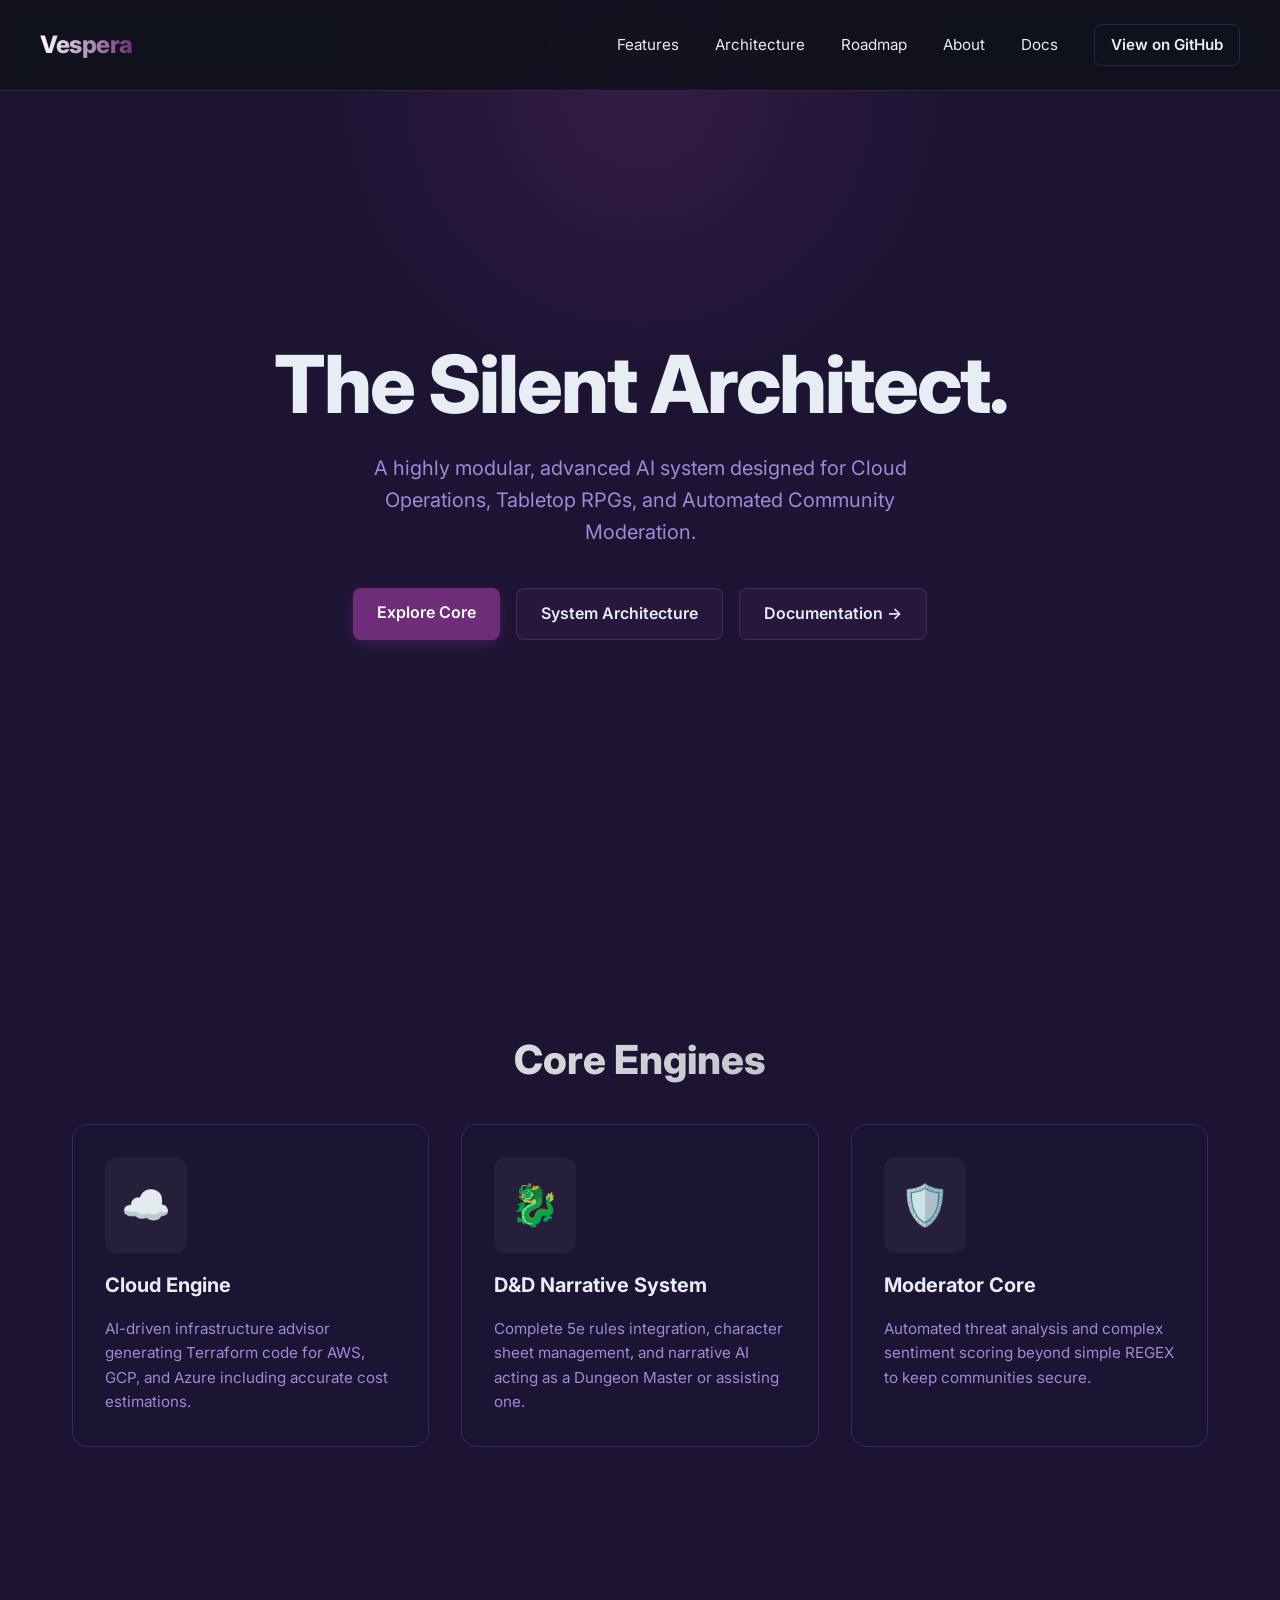
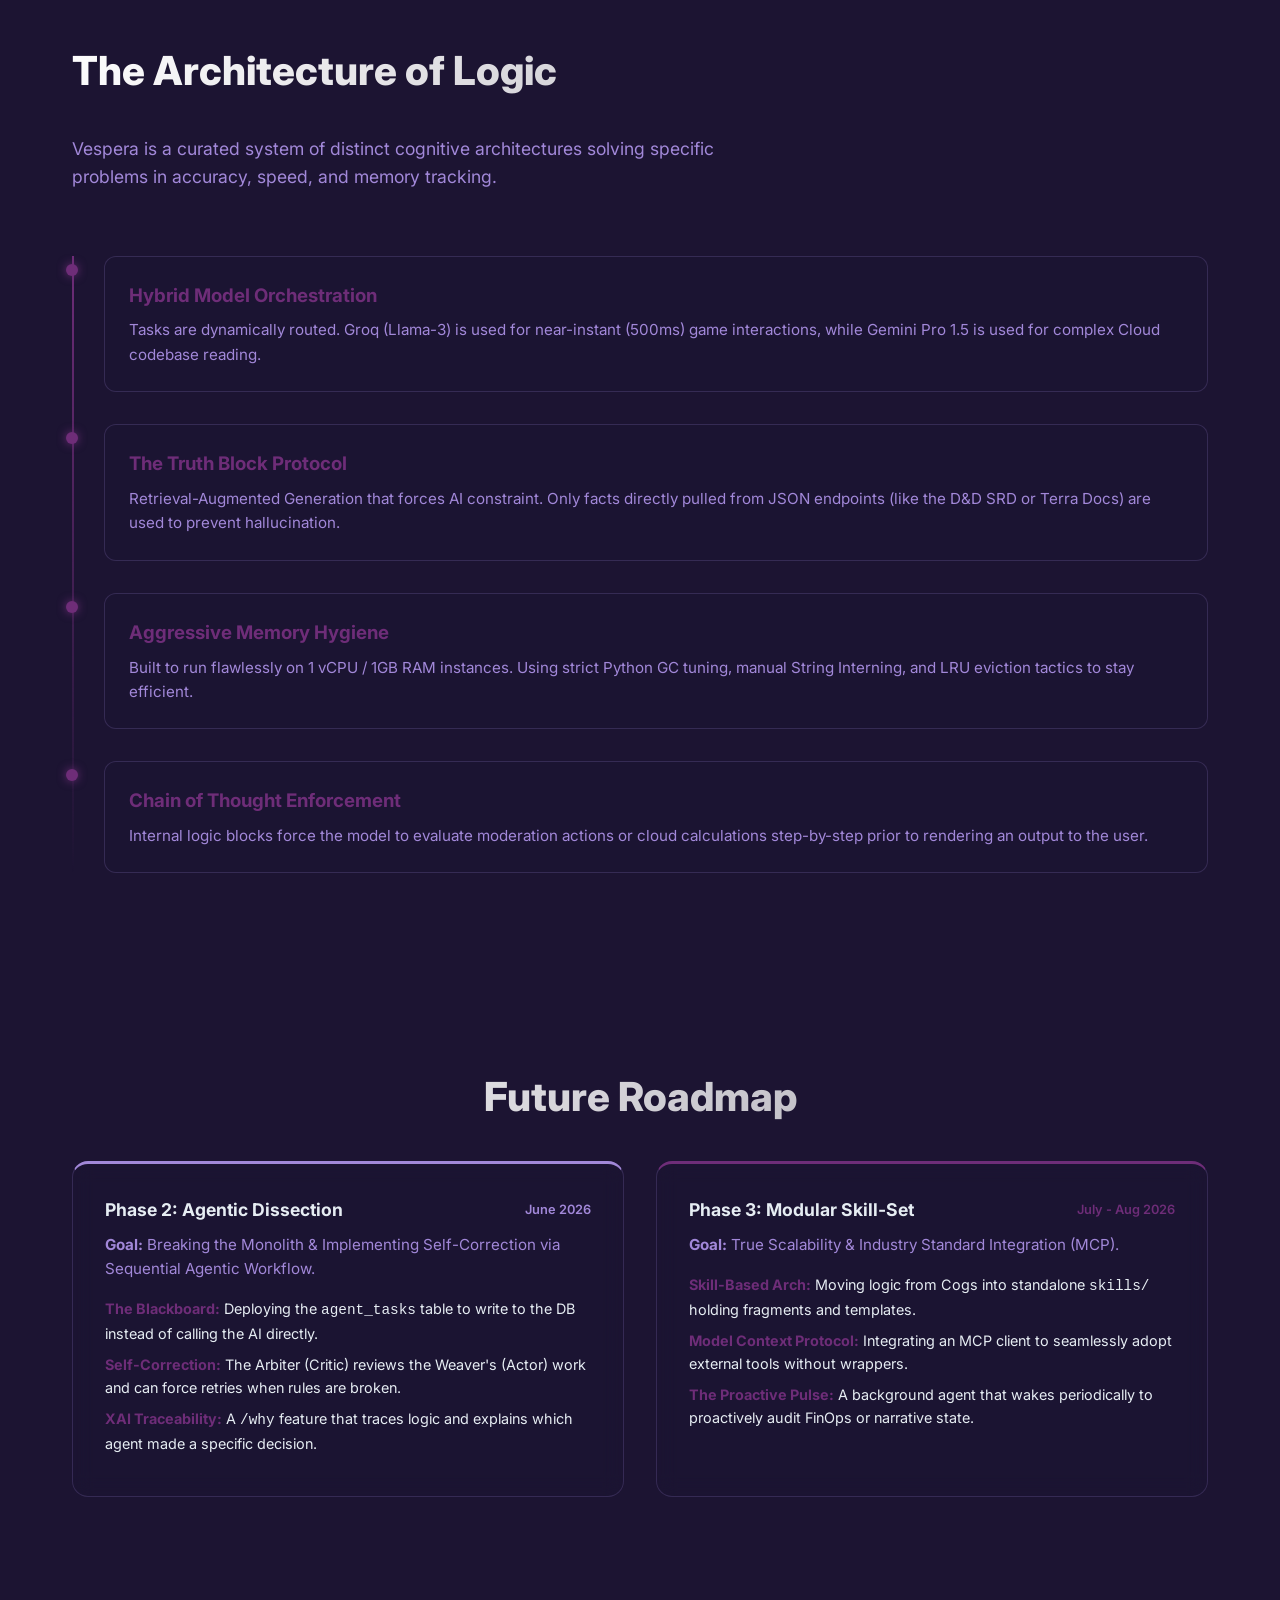
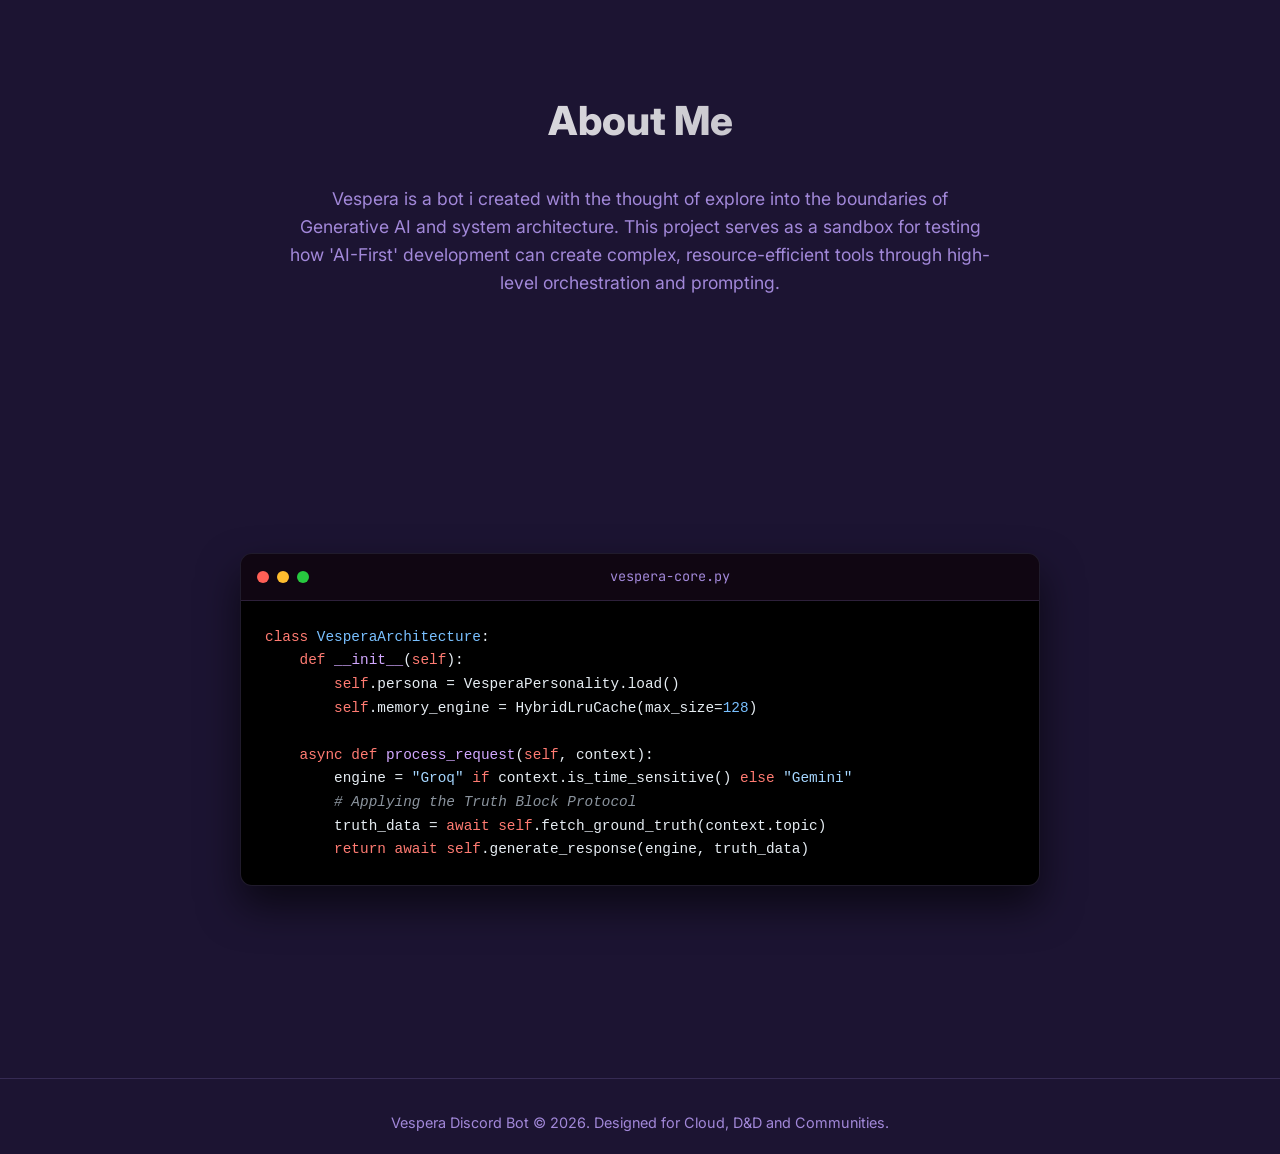
<file: website/index.html>
<!DOCTYPE html>
<html lang="en">

<head>
    <meta charset="UTF-8">
    <meta name="viewport" content="width=device-width, initial-scale=1.0">
    <title>Vespera - The Silent Architect</title>
    <link rel="preconnect" href="https://fonts.googleapis.com">
    <link rel="preconnect" href="https://fonts.gstatic.com" crossorigin>
    <link
        href="https://fonts.googleapis.com/css2?family=Inter:wght@300;400;600;800&family=JetBrains+Mono:wght@400;700&display=swap"
        rel="stylesheet">
    <link rel="stylesheet" href="styles.css">
</head>

<body>
    <div class="glow-bg"></div>

    <nav>
        <div class="nav-content">
            <div class="logo">Vespera</div>
            <div class="links">
                <a href="#features">Features</a>
                <a href="#architecture">Architecture</a>
                <a href="#roadmap">Roadmap</a>
                <a href="#about">About</a>
                <a href="docs/" target="_blank">Docs</a>
                <a href="https://github.com/Kazeyi/Vespera-Discord-Bot" target="_blank" class="btn btn-outline">View on
                    GitHub</a>
            </div>
        </div>
    </nav>

    <header class="hero">
        <div class="hero-content">
            <!-- TODO: Add your custom Vespera logo here -->
            <!-- <img src="assets/your_logo_here.png" alt="Vespera Logo" class="hero-logo"> -->
            <h1 class="fade-up-1">The Silent Architect.</h1>
            <p class="subtitle fade-up-2">A highly modular, advanced AI system designed for Cloud Operations, Tabletop
                RPGs, and Automated Community Moderation.</p>
            <div class="cta-group fade-up-3">
                <a href="#features" class="btn btn-primary">Explore Core</a>
                <a href="#architecture" class="btn btn-secondary">System Architecture</a>
                <a href="docs/" target="_blank" class="btn btn-secondary">Documentation →</a>
            </div>
        </div>
    </header>

    <section id="features" class="features-section section-padding">
        <h2 class="section-title text-center text-gradient">Core Engines</h2>
        <div class="grid cards-container">
            <div class="card reveal">
                <div class="card-icon">☁️</div>
                <h3>Cloud Engine</h3>
                <p>AI-driven infrastructure advisor generating Terraform code for AWS, GCP, and Azure including accurate
                    cost estimations.</p>
            </div>
            <div class="card reveal" style="transition-delay: 100ms;">
                <div class="card-icon">🐉</div>
                <h3>D&D Narrative System</h3>
                <p>Complete 5e rules integration, character sheet management, and narrative AI acting as a Dungeon
                    Master or assisting one.</p>
            </div>
            <div class="card reveal" style="transition-delay: 200ms;">
                <div class="card-icon">🛡️</div>
                <h3>Moderator Core</h3>
                <p>Automated threat analysis and complex sentiment scoring beyond simple REGEX to keep communities
                    secure.</p>
            </div>
        </div>
    </section>

    <section id="architecture" class="architecture-section section-padding">
        <h2 class="section-title text-gradient">The Architecture of Logic</h2>
        <p class="section-desc">Vespera is a curated system of distinct cognitive architectures solving specific
            problems in accuracy, speed, and memory tracking.</p>

        <div class="arch-timeline">
            <!-- Arch Item 1 -->
            <div class="arch-item reveal">
                <div class="arch-content">
                    <h3>Hybrid Model Orchestration</h3>
                    <p>Tasks are dynamically routed. Groq (Llama-3) is used for near-instant (500ms) game interactions,
                        while Gemini Pro 1.5 is used for complex Cloud codebase reading.</p>
                </div>
            </div>
            <!-- Arch Item 2 -->
            <div class="arch-item reveal">
                <div class="arch-content">
                    <h3>The Truth Block Protocol</h3>
                    <p>Retrieval-Augmented Generation that forces AI constraint. Only facts directly pulled from JSON
                        endpoints (like the D&D SRD or Terra Docs) are used to prevent hallucination.</p>
                </div>
            </div>
            <!-- Arch Item 3 -->
            <div class="arch-item reveal">
                <div class="arch-content">
                    <h3>Aggressive Memory Hygiene</h3>
                    <p>Built to run flawlessly on 1 vCPU / 1GB RAM instances. Using strict Python GC tuning, manual
                        String Interning, and LRU eviction tactics to stay efficient.</p>
                </div>
            </div>
            <!-- Arch Item 4 -->
            <div class="arch-item reveal">
                <div class="arch-content">
                    <h3>Chain of Thought Enforcement</h3>
                    <p>Internal logic blocks force the model to evaluate moderation actions or cloud calculations
                        step-by-step prior to rendering an output to the user.</p>
                </div>
            </div>
        </div>
    </section>

    <section id="roadmap" class="roadmap-section section-padding">
        <h2 class="section-title text-center text-gradient">Future Roadmap</h2>
        <div class="grid cards-container">
            <div class="card reveal" style="border-top: 3px solid var(--accent-hover);">
                <h3
                    style="color: #e6edf3; display: flex; align-items: center; justify-content: space-between; margin-bottom: 0.5rem; font-size: 1.1rem;">
                    Phase 2: Agentic Dissection
                    <span style="font-size: 0.8rem; color: var(--accent-hover); font-weight: 600;">June 2026</span>
                </h3>
                <p style="margin-bottom: 1rem; font-size: 0.95rem;"><strong>Goal:</strong> Breaking the Monolith &amp;
                    Implementing Self-Correction via Sequential Agentic Workflow.</p>
                <ul class="roadmap-list" style="list-style-type: none; font-size: 0.9rem;">
                    <li style="margin-bottom: 0.5rem;"><strong style="color:var(--accent-color);">The
                            Blackboard:</strong> Deploying the <code>agent_tasks</code> table to write to the DB instead
                        of calling the AI directly.</li>
                    <li style="margin-bottom: 0.5rem;"><strong
                            style="color:var(--accent-color);">Self-Correction:</strong> The Arbiter (Critic) reviews
                        the Weaver's (Actor) work and can force retries when rules are broken.</li>
                    <li style="margin-bottom: 0.5rem;"><strong style="color:var(--accent-color);">XAI
                            Traceability:</strong> A <code>/why</code> feature that traces logic and explains which
                        agent made a specific decision.</li>
                </ul>
            </div>

            <div class="card reveal" style="transition-delay: 100ms; border-top: 3px solid var(--accent-color);">
                <h3
                    style="color: #e6edf3; display: flex; align-items: center; justify-content: space-between; margin-bottom: 0.5rem; font-size: 1.1rem;">
                    Phase 3: Modular Skill-Set
                    <span style="font-size: 0.8rem; color: var(--accent-color); font-weight: 600;">July - Aug 2026</span>
                </h3>
                <p style="margin-bottom: 1rem; font-size: 0.95rem;"><strong>Goal:</strong> True Scalability &amp;
                    Industry Standard Integration (MCP).</p>
                <ul class="roadmap-list" style="list-style-type: none; font-size: 0.9rem;">
                    <li style="margin-bottom: 0.5rem;"><strong style="color:var(--accent-color);">Skill-Based
                            Arch:</strong> Moving logic from Cogs into standalone <code>skills/</code> holding fragments
                        and templates.</li>
                    <li style="margin-bottom: 0.5rem;"><strong style="color:var(--accent-color);">Model Context
                            Protocol:</strong> Integrating an MCP client to seamlessly adopt external tools without
                        wrappers.</li>
                    <li style="margin-bottom: 0.5rem;"><strong style="color:var(--accent-color);">The Proactive
                            Pulse:</strong> A background agent that wakes periodically to proactively audit FinOps or
                        narrative state.</li>
                </ul>
            </div>
        </div>
    </section>

    <section id="about" class="about-section section-padding reveal">
        <h2 class="section-title text-center text-gradient">About Me</h2>
        <p class="section-desc" style="margin: 0 auto; text-align: center;">Vespera is a bot i created with the thought of explore into the boundaries of Generative AI and system architecture. This project serves as a sandbox for testing how 'AI-First' development can create complex, resource-efficient tools through high-level orchestration and prompting.</p>
    </section>

    <section class="code-preview section-padding reveal">
        <div class="terminal-window">
            <div class="terminal-header">
                <span class="dot red"></span>
                <span class="dot yellow"></span>
                <span class="dot green"></span>
                <span class="terminal-title">vespera-core.py</span>
            </div>
            <div class="terminal-body">
                <pre><code><span class="keyword">class</span> <span class="class-title">VesperaArchitecture</span>:
    <span class="keyword">def</span> <span class="function">__init__</span>(<span class="keyword">self</span>):
        <span class="keyword">self</span>.persona = VesperaPersonality.load()
        <span class="keyword">self</span>.memory_engine = HybridLruCache(max_size=<span class="number">128</span>)
        
    <span class="keyword">async def</span> <span class="function">process_request</span>(<span class="keyword">self</span>, context):
        engine = <span class="string">"Groq"</span> <span class="keyword">if</span> context.is_time_sensitive() <span class="keyword">else</span> <span class="string">"Gemini"</span>
        <span class="comment"># Applying the Truth Block Protocol</span>
        truth_data = <span class="keyword">await</span> <span class="keyword">self</span>.fetch_ground_truth(context.topic)
        <span class="keyword">return await</span> <span class="keyword">self</span>.generate_response(engine, truth_data)</code></pre>
            </div>
        </div>
    </section>

    <footer>
        <div class="footer-content">
            <p>Vespera Discord Bot &copy; 2026. Designed for Cloud, D&D and Communities.</p>
        </div>
    </footer>

    <script src="script.js"></script>
</body>

</html>
</file>
<file: website/styles.css>
:root {
    --bg-color: #1c1432;
    --bg-secondary: rgba(110, 45, 120, 0.15);
    --text-primary: #e6edf3;
    --text-muted: #a288d9;
    --accent-color: #6e2d78;
    --accent-hover: #a288d9;
    --border-color: rgba(162, 136, 217, 0.2);
    --card-bg: rgba(28, 20, 50, 0.6);
    --glow-color: rgba(110, 45, 120, 0.3);
}

* {
    margin: 0;
    padding: 0;
    box-sizing: border-box;
}

body {
    font-family: 'Inter', sans-serif;
    background-color: var(--bg-color);
    color: var(--text-primary);
    line-height: 1.6;
    overflow-x: hidden;
}

/* Background Glow Effect */
.glow-bg {
    position: fixed;
    top: -20vh;
    left: 50%;
    transform: translateX(-50%);
    width: 60vw;
    height: 60vh;
    background: radial-gradient(circle, var(--glow-color) 0%, transparent 70%);
    z-index: -1;
    pointer-events: none;
}

/* Navigation */
nav {
    padding: 1.5rem 2rem;
    position: fixed;
    top: 0;
    width: 100%;
    backdrop-filter: blur(12px);
    -webkit-backdrop-filter: blur(12px);
    border-bottom: 1px solid var(--border-color);
    z-index: 100;
    background: rgba(13, 17, 23, 0.8);
}

.nav-content {
    max-width: 1200px;
    margin: 0 auto;
    display: flex;
    justify-content: space-between;
    align-items: center;
}

.logo {
    font-weight: 800;
    font-size: 1.5rem;
    letter-spacing: -0.5px;
    background: linear-gradient(90deg, #fff, var(--accent-color));
    -webkit-background-clip: text;
    -webkit-text-fill-color: transparent;
}

.links a {
    color: var(--text-primary);
    text-decoration: none;
    margin-left: 2rem;
    font-size: 0.95rem;
    transition: color 0.3s ease;
}

.links a:hover {
    color: var(--accent-color);
}

/* Buttons */
.btn {
    padding: 0.75rem 1.5rem;
    border-radius: 8px;
    font-weight: 600;
    text-decoration: none;
    transition: all 0.3s ease;
    display: inline-block;
    cursor: pointer;
}

.btn-primary {
    background-color: var(--accent-color);
    color: #fff;
    box-shadow: 0 4px 15px rgba(110, 45, 120, 0.4);
}

.btn-primary:hover {
    background-color: var(--accent-hover);
    transform: translateY(-2px);
}

.btn-secondary {
    background-color: var(--bg-secondary);
    color: var(--text-primary);
    border: 1px solid var(--border-color);
}

.btn-secondary:hover {
    border-color: var(--accent-color);
    transform: translateY(-2px);
}

.btn-outline {
    border: 1px solid var(--border-color);
    padding: 0.5rem 1rem;
    font-size: 0.9rem;
}
.btn-outline:hover {
    border-color: var(--accent-color);
}

/* Typography elements */
.text-gradient {
    background: linear-gradient(135deg, #fff, rgba(255, 255, 255, 0.6));
    -webkit-background-clip: text;
    -webkit-text-fill-color: transparent;
}

.section-padding {
    padding: 8rem 2rem 4rem;
    max-width: 1200px;
    margin: 0 auto;
}

.section-title {
    font-size: 2.5rem;
    margin-bottom: 2rem;
    font-weight: 800;
}

.text-center {
    text-align: center;
}

.section-desc {
    color: var(--text-muted);
    font-size: 1.1rem;
    max-width: 700px;
    margin-bottom: 4rem;
}

/* Hero Section */
.hero {
    min-height: 100vh;
    display: flex;
    align-items: center;
    justify-content: center;
    text-align: center;
    padding-top: 5rem;
}

.hero-content {
    max-width: 800px;
    padding: 0 2rem;
}

.hero-logo {
    width: 90px;
    height: 90px;
    border-radius: 20px;
    margin-bottom: 2rem;
    box-shadow: 0 0 30px rgba(162, 136, 217, 0.3);
}

.hero h1 {
    font-size: clamp(3rem, 8vw, 5rem);
    font-weight: 800;
    line-height: 1.1;
    margin-bottom: 1.5rem;
    letter-spacing: -2px;
}

.hero .subtitle {
    font-size: 1.25rem;
    color: var(--text-muted);
    margin-bottom: 2.5rem;
    max-width: 600px;
    margin-left: auto;
    margin-right: auto;
}

.cta-group {
    display: flex;
    gap: 1rem;
    justify-content: center;
}

/* Animations setup */
.fade-up-1 { animation: fadeUp 0.8s ease-out forwards; opacity: 0; transform: translateY(20px); }
.fade-up-2 { animation: fadeUp 0.8s ease-out 0.2s forwards; opacity: 0; transform: translateY(20px); }
.fade-up-3 { animation: fadeUp 0.8s ease-out 0.4s forwards; opacity: 0; transform: translateY(20px); }

@keyframes fadeUp {
    to {
        opacity: 1;
        transform: translateY(0);
    }
}

/* Cards / Grid */
.grid {
    display: grid;
    grid-template-columns: repeat(auto-fit, minmax(300px, 1fr));
    gap: 2rem;
}

.card {
    background: var(--card-bg);
    border: 1px solid var(--border-color);
    border-radius: 16px;
    padding: 2rem;
    transition: all 0.4s ease;
    backdrop-filter: blur(10px);
}

.card:hover {
    transform: translateY(-5px);
    border-color: rgba(162, 136, 217, 0.6);
    box-shadow: 0 10px 40px rgba(0, 0, 0, 0.5);
}

.card-icon {
    font-size: 2.5rem;
    margin-bottom: 1rem;
    display: inline-block;
    padding: 1rem;
    background: rgba(255, 255, 255, 0.05);
    border-radius: 12px;
}

.card h3 {
    margin-bottom: 1rem;
    font-size: 1.25rem;
}

.card p {
    color: var(--text-muted);
    font-size: 0.95rem;
}

/* Architecture Timeline Layout */
.architecture-section {
    position: relative;
}

.arch-timeline {
    display: flex;
    flex-direction: column;
    gap: 2rem;
    position: relative;
    padding-left: 2rem;
}

.arch-timeline::before {
    content: '';
    position: absolute;
    left: 0;
    top: 0;
    bottom: 0;
    width: 2px;
    background: linear-gradient(to bottom, var(--accent-color), transparent);
}

.arch-item {
    position: relative;
}

.arch-item::before {
    content: '';
    position: absolute;
    left: -2.35rem;
    top: 0.5rem;
    width: 12px;
    height: 12px;
    border-radius: 50%;
    background: var(--accent-color);
    box-shadow: 0 0 10px var(--accent-color);
}

.arch-content {
    background: var(--card-bg);
    border: 1px solid var(--border-color);
    border-radius: 12px;
    padding: 1.5rem;
}

.arch-content h3 {
    color: var(--accent-color);
    margin-bottom: 0.5rem;
}

.arch-content p {
    color: var(--text-muted);
    font-size: 0.95rem;
}

/* Terminal / Code Snippet Preview */
.terminal-window {
    background: #000;
    border: 1px solid var(--border-color);
    border-radius: 12px;
    overflow: hidden;
    margin: 4rem auto;
    max-width: 800px;
    box-shadow: 0 20px 40px rgba(0,0,0,0.6);
}

.terminal-header {
    background: var(--bg-secondary);
    padding: 0.75rem 1rem;
    display: flex;
    align-items: center;
    border-bottom: 1px solid var(--border-color);
}

.dot {
    width: 12px;
    height: 12px;
    border-radius: 50%;
    margin-right: 8px;
}
.red { background: #ff5f56; }
.yellow { background: #ffbd2e; }
.green { background: #27c93f; }

.terminal-title {
    margin: 0 auto;
    font-size: 0.85rem;
    color: var(--text-muted);
    font-family: 'JetBrains Mono', monospace;
}

.terminal-body {
    padding: 1.5rem;
    overflow-x: auto;
}

.terminal-body pre {
    margin: 0;
    font-family: 'JetBrains Mono', monospace;
    font-size: 0.9rem;
    line-height: 1.5;
    color: #e6edf3;
}

.keyword { color: #ff7b72; }
.function { color: #d2a8ff; }
.class-title { color: #79c0ff; }
.string { color: #a5d6ff; }
.comment { color: #8b949e; font-style: italic; }
.number { color: #79c0ff; }

/* Scroll reveal helper */
.reveal {
    opacity: 0;
    transform: translateY(30px);
    transition: all 0.8s ease;
}
.reveal.active {
    opacity: 1;
    transform: translateY(0);
}

/* Footer */
footer {
    border-top: 1px solid var(--border-color);
    padding: 2rem;
    text-align: center;
    margin-top: 4rem;
}
footer p {
    color: var(--text-muted);
    font-size: 0.9rem;
}

/* Responsive */
@media (max-width: 768px) {
    .cta-group {
        flex-direction: column;
    }
    .links a:not(.btn) {
        display: none;
    }
}
</file>
